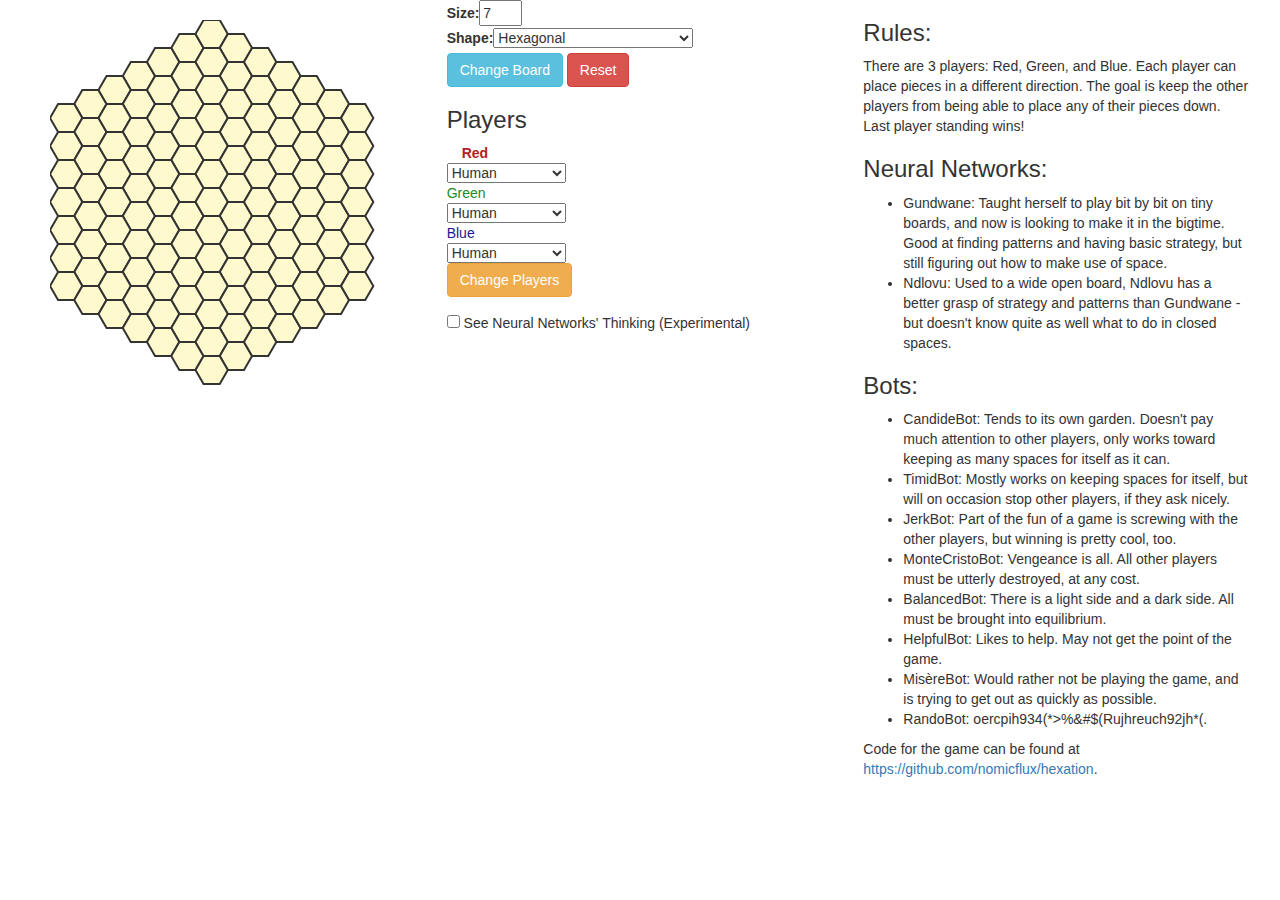
<file: index.html>
<html>
  <head>
    <meta charset="utf-8">
    <title>Hexation</title>
    <link rel="stylesheet" type="text/css" href="https://maxcdn.bootstrapcdn.com/bootstrap/3.3.5/css/bootstrap.min.css" />
    <link rel="stylesheet" type="text/css" href="css/hexation.css" />
  </head>
  <body>
    <div class="container-fluid row-fluid">
      <div id="game" class="col-md-4 col-xs-12"></div>

      <div class="col-md-4 col-xs-12">
        <div>
          <form>
            <div>
              <label>Size:</label><input type="text" id="bdsize" name="bdsize" value="7" maxlength=2 size=2 /><br />
              <label>Shape:</label><select id="bdtype">
                <option value="hex" SELECTED>Hexagonal</option>
                <option value="tri">Triagonal</option>
                <option value="rhom">Rhombus</option>
                <option value="makefull">My Own (from Full Board)</option>
                <option value="makeempty">My Own (from Empty Board)</option>
                <option value="rand">Random</option>
              </select>
              <br /><input type="button" name="change" id="change" value="Change Board" class="btn btn-info" />
              <input type="button" name="reset" id="reset" value="Reset" class="btn btn-danger" />
              <input type="button" name="done" id="donemaking" value="Done Making Board" class="btn btn-warning" style="display: none" />
            </div>
          </form>
        </div>
        <div>
          <form>
            <h3>Players</h3>
            <span class="red playertype" id="player1">Red</span>
            <span><select id="redplayer" class="playertype-select"></select></span>
            <span class="green playertype" id="player2">Green</span>
            <span><select id="greenplayer" class="playertype-select"></select></span>
            <span class="blue playertype" id="player3">Blue</span>
            <span><select id="blueplayer" class="playertype-select"></select></span>
            <div style="playertype">
              <input type="button" class="btn btn-warning" id="changePlayers" value="Change Players" />
            </div>
          </form>
        </div>
        <div>
          <input type="checkbox" id="watchThinking" /> See Neural Networks' Thinking (Experimental)
        </div>
        <div>
          <span class="red playerwin" id="win1"><h3>Red won!</h3></span>
          <span class="green playerwin" id="win2"><h3>Green won!</h3></span>
          <span class="blue playerwin" id="win3"><h3>Blue won!</h3></span>
        </div>
      </div>
      <div class="col-md-4 col-xs-12">
        <h3>Rules:</h3>
        <p>There are 3 players: Red, Green, and Blue.  Each player can place pieces in a different direction.  The goal is keep the other players from being able to place any of their pieces down.  Last player standing wins!</p>
        <h3>Neural Networks:</h3>
        <ul>
          <li>Gundwane: Taught herself to play bit by bit on tiny boards, and now is looking to make it in the bigtime. Good at finding patterns and having basic strategy, but still figuring out how to make use of space.</li>
          <li>Ndlovu: Used to a wide open board, Ndlovu has a better grasp of strategy and patterns than Gundwane - but doesn't know quite as well what to do in closed spaces.</li>
        </ul>
        <h3>Bots:</h3>
        <ul>
          <li>CandideBot: Tends to its own garden.  Doesn't pay much attention to other players, only works toward keeping as many spaces for itself as it can.</li>
          <li>TimidBot: Mostly works on keeping spaces for itself, but will on occasion stop other players, if they ask nicely.</li>
          <li>JerkBot: Part of the fun of a game is screwing with the other players, but winning is pretty cool, too.</li>
          <li>MonteCristoBot: Vengeance is all.  All other players must be utterly destroyed, at any cost.</li>
          <li>BalancedBot: There is a light side and a dark side.  All must be brought into equilibrium.</li>
          <li>HelpfulBot: Likes to help.  May not get the point of the game.</li>
          <li>Mis&egrave;reBot: Would rather not be playing the game, and is trying to get out as quickly as possible.</li>
          <li>RandoBot: oercpih934(*>%&#$(Rujhreuch92jh*(.</li>
        </ul>
        <div>
          <span>
            Code for the game can be found at <a href="https://github.com/nomicflux/hexation" target="_blank">https://github.com/nomicflux/hexation</a>.
          </span>
        </div>
      </div>


    </div>
    <script type="text/javascript" src="https://code.jquery.com/jquery-2.1.0.min.js"></script>
    <script type="text/javascript" src="js/d3.min.js"></script>
    <script type="text/javascript" src="js/config.js"></script>
    <script type="text/javascript" src="js/brain.js"></script>
    <script type="text/javascript" src="js/game.js"></script>
    <script type="text/javascript" src="js/board.js"></script>
    <script type="text/javascript" src="js/main.js"></script>
  </body>
</html>
</file>
<file: css/hexation.css>
path {
   stroke-width: 2px;
   stroke: #333;
 }
 
 circle {
   fill: #000;
   pointer-events: none;
 }
 
 .tile-2 { display: none; }
 .tile-1 { fill: rgb(51,51,51); }
 .tile0 { fill: rgb(255,250,205); }
 .tile0-old { fill: rgb(128,125,100); }
 .tile0-tint { fill: rgb(0,0,25); }
 .tile1 { fill: rgb(178,34,34); }
 .red { color: rgb(178,34,34); }
 .tile2 { fill: rgb(34,139,34); }
 .green { color: rgb(34,139,34); }
 .tile3 { fill: rgb(25,25, 150); }
 .blue { color: rgb(25,25, 150); }
 
 .tile4 { fill: rgba(178,34,34,.2) !important; }
 .tile5 { fill: rgba(34,139,34,.2) !important; }
 .tile6 { fill: rgba(25,25, 150,.2) !important; }

.playertype {
    display: block;
}
.playerwin {
    display: none;
}
</file>
